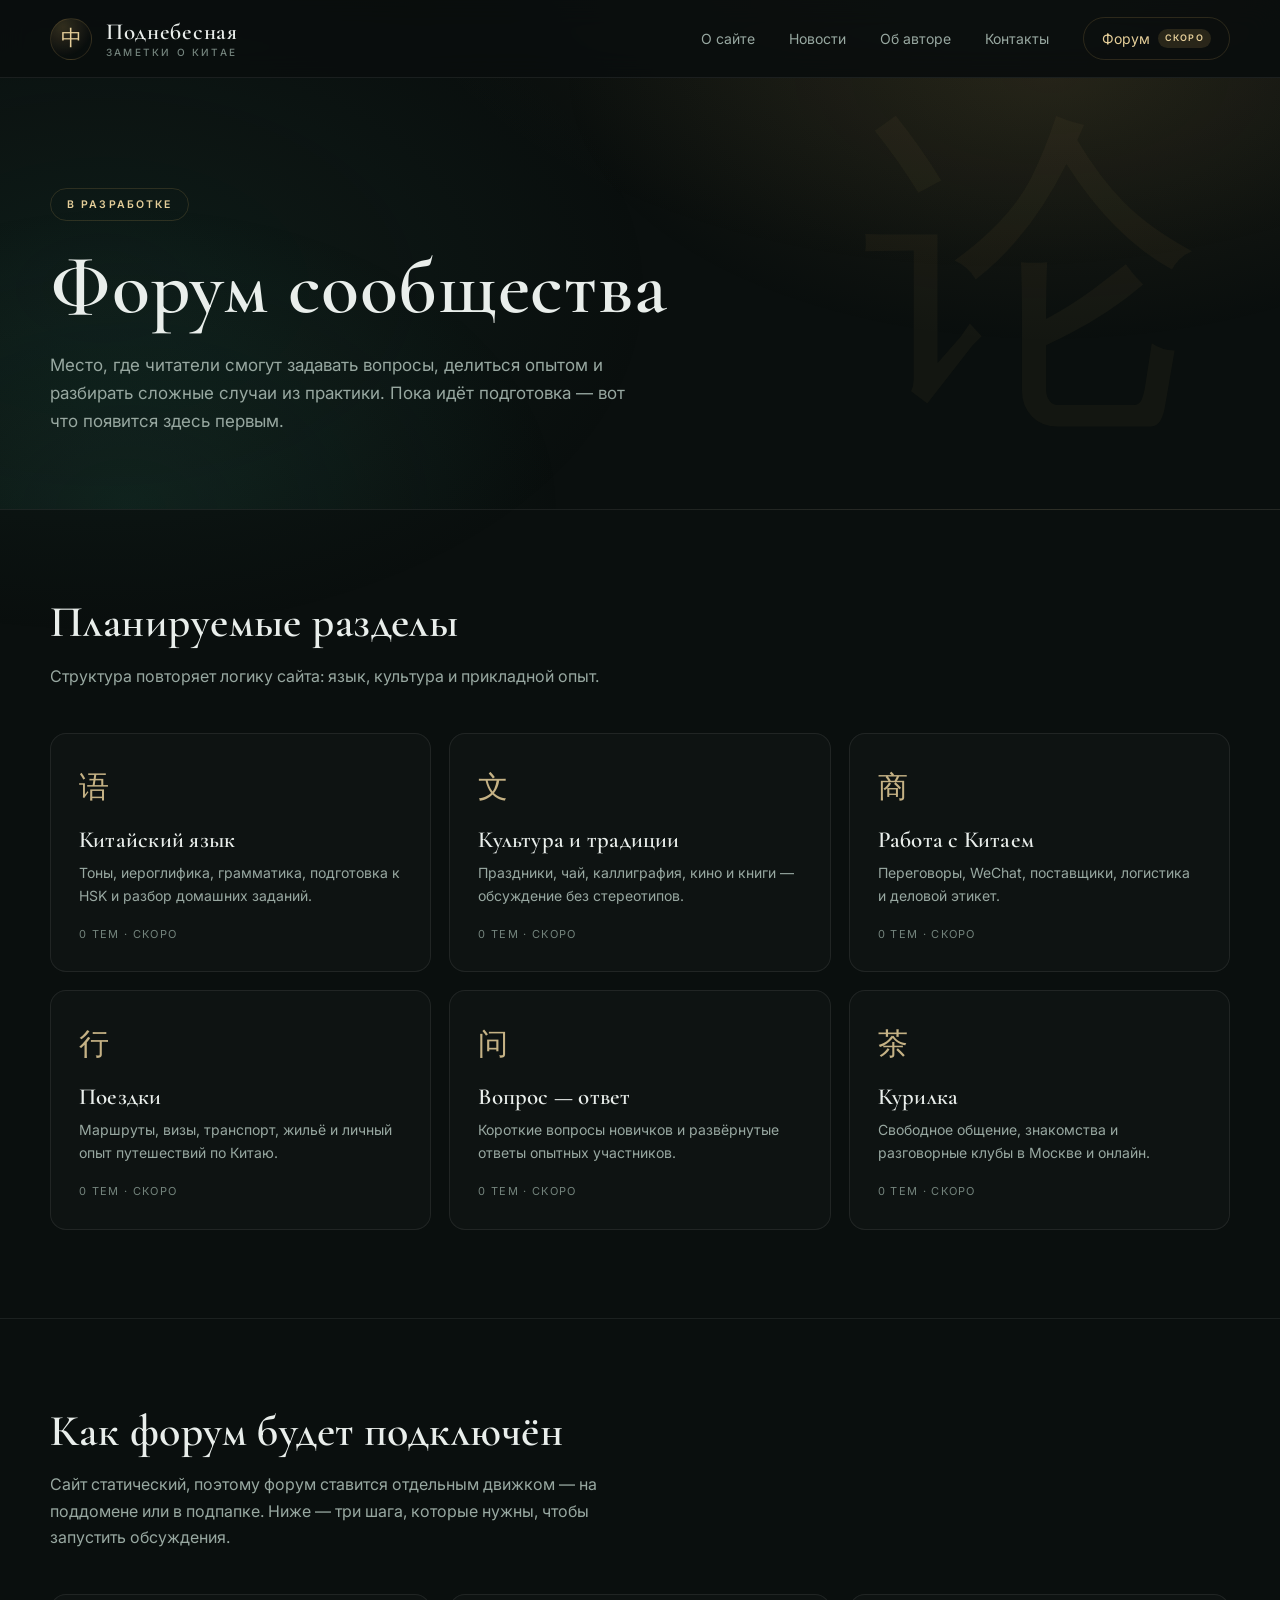
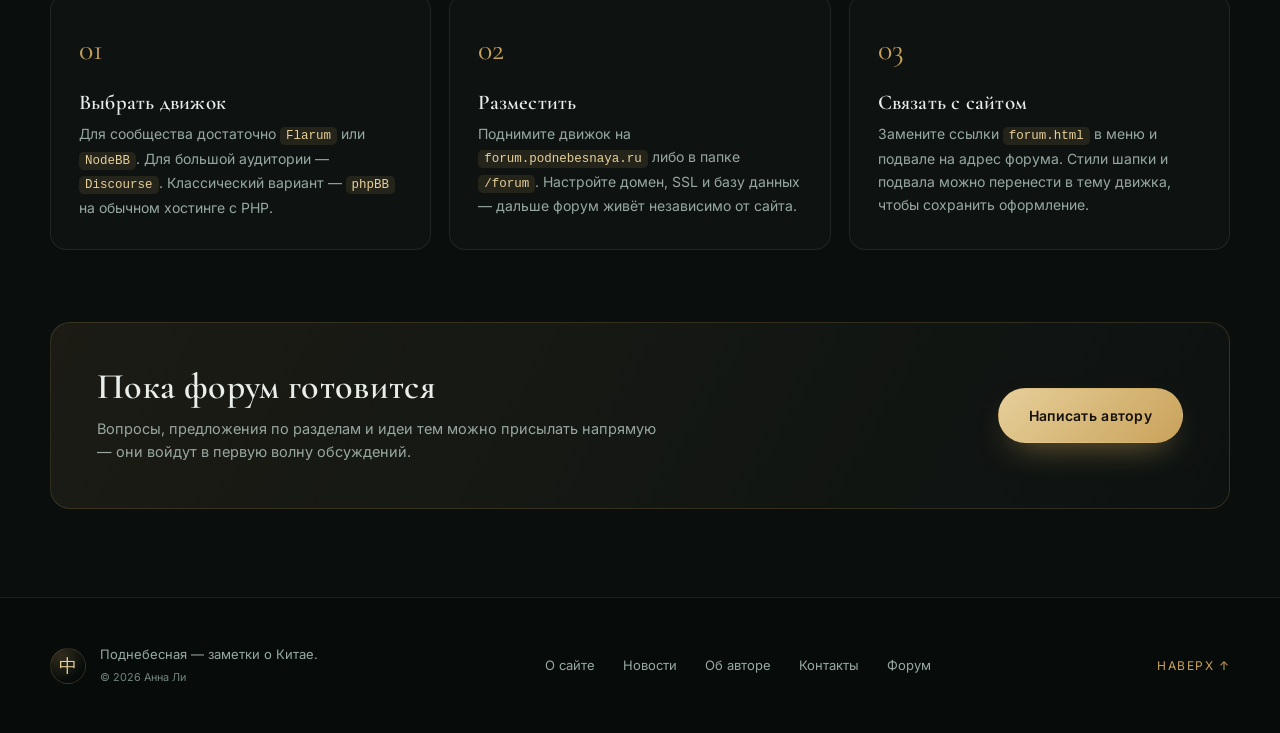
<file: forum.html>
<!DOCTYPE html>
<html lang="ru">
<head>
  <meta charset="UTF-8">
  <meta name="viewport" content="width=1280">
  <title>Форум — Поднебесная</title>
  <meta name="description" content="Будущий форум сайта «Поднебесная»: обсуждения языка, культуры и деловой практики Китая.">
  <link rel="preconnect" href="https://fonts.googleapis.com">
  <link rel="preconnect" href="https://fonts.gstatic.com" crossorigin>
  <link href="https://fonts.googleapis.com/css2?family=Cormorant+Garamond:wght@500;600;700&family=Inter:wght@400;500;600&display=swap" rel="stylesheet">
  <link rel="stylesheet" href="styles.css">
</head>
<body class="forum-page">
  <a class="skip-link" href="#main">Перейти к содержанию</a>

  <header class="site-header" id="top">
    <div class="wrap header-inner">
      <a class="brand" href="index.html">
        <span class="brand-mark" aria-hidden="true">中</span>
        <span class="brand-text">
          Поднебесная
          <small>заметки о Китае</small>
        </span>
      </a>

      <nav class="nav" aria-label="Основная навигация">
        <a href="index.html#about">О сайте</a>
        <a href="index.html#news">Новости</a>
        <a href="index.html#author">Об авторе</a>
        <a href="index.html#contacts">Контакты</a>
        <a class="nav-forum is-active" href="forum.html">Форум <span class="soon">скоро</span></a>
      </nav>
    </div>
  </header>

  <main id="main">
    <section class="forum-hero">
      <div class="wrap">
        <span class="forum-badge">В разработке</span>
        <h1>Форум сообщества</h1>
        <p>
          Место, где читатели смогут задавать вопросы, делиться опытом
          и разбирать сложные случаи из практики. Пока идёт подготовка —
          вот что появится здесь первым.
        </p>
      </div>
    </section>

    <section class="forum-section">
      <div class="wrap">
        <h2>Планируемые разделы</h2>
        <p class="section-lead">Структура повторяет логику сайта: язык, культура и прикладной опыт.</p>

        <div class="forum-grid">
          <article class="forum-topic reveal">
            <span class="forum-topic-glyph" aria-hidden="true">语</span>
            <h3>Китайский язык</h3>
            <p>Тоны, иероглифика, грамматика, подготовка к HSK и разбор домашних заданий.</p>
            <span class="topic-count">0 тем · скоро</span>
          </article>

          <article class="forum-topic reveal">
            <span class="forum-topic-glyph" aria-hidden="true">文</span>
            <h3>Культура и традиции</h3>
            <p>Праздники, чай, каллиграфия, кино и книги — обсуждение без стереотипов.</p>
            <span class="topic-count">0 тем · скоро</span>
          </article>

          <article class="forum-topic reveal">
            <span class="forum-topic-glyph" aria-hidden="true">商</span>
            <h3>Работа с Китаем</h3>
            <p>Переговоры, WeChat, поставщики, логистика и деловой этикет.</p>
            <span class="topic-count">0 тем · скоро</span>
          </article>

          <article class="forum-topic reveal">
            <span class="forum-topic-glyph" aria-hidden="true">行</span>
            <h3>Поездки</h3>
            <p>Маршруты, визы, транспорт, жильё и личный опыт путешествий по Китаю.</p>
            <span class="topic-count">0 тем · скоро</span>
          </article>

          <article class="forum-topic reveal">
            <span class="forum-topic-glyph" aria-hidden="true">问</span>
            <h3>Вопрос — ответ</h3>
            <p>Короткие вопросы новичков и развёрнутые ответы опытных участников.</p>
            <span class="topic-count">0 тем · скоро</span>
          </article>

          <article class="forum-topic reveal">
            <span class="forum-topic-glyph" aria-hidden="true">茶</span>
            <h3>Курилка</h3>
            <p>Свободное общение, знакомства и разговорные клубы в Москве и онлайн.</p>
            <span class="topic-count">0 тем · скоро</span>
          </article>
        </div>
      </div>
    </section>

    <section class="forum-section">
      <div class="wrap">
        <h2>Как форум будет подключён</h2>
        <p class="section-lead">
          Сайт статический, поэтому форум ставится отдельным движком —
          на поддомене или в подпапке. Ниже — три шага, которые нужны,
          чтобы запустить обсуждения.
        </p>

        <div class="forum-steps">
          <article class="forum-step reveal">
            <h3>Выбрать движок</h3>
            <p>
              Для сообщества достаточно <code>Flarum</code> или <code>NodeBB</code>.
              Для большой аудитории — <code>Discourse</code>. Классический вариант —
              <code>phpBB</code> на обычном хостинге с PHP.
            </p>
          </article>

          <article class="forum-step reveal">
            <h3>Разместить</h3>
            <p>
              Поднимите движок на <code>forum.podnebesnaya.ru</code> либо в папке
              <code>/forum</code>. Настройте домен, SSL и базу данных —
              дальше форум живёт независимо от сайта.
            </p>
          </article>

          <article class="forum-step reveal">
            <h3>Связать с сайтом</h3>
            <p>
              Замените ссылки <code>forum.html</code> в меню и подвале на адрес
              форума. Стили шапки и подвала можно перенести в тему движка,
              чтобы сохранить оформление.
            </p>
          </article>
        </div>

        <div class="forum-cta reveal">
          <div>
            <h2>Пока форум готовится</h2>
            <p>
              Вопросы, предложения по разделам и идеи тем можно присылать
              напрямую — они войдут в первую волну обсуждений.
            </p>
          </div>
          <a class="btn btn-primary" href="index.html#contacts">Написать автору</a>
        </div>
      </div>
    </section>
  </main>

  <footer class="site-footer">
    <div class="wrap footer-inner">
      <div class="footer-brand">
        <span class="brand-mark" aria-hidden="true">中</span>
        <p>Поднебесная — заметки о Китае.<br><small>© <span id="year">2026</span> Анна Ли</small></p>
      </div>

      <nav class="footer-nav" aria-label="Навигация в подвале">
        <a href="index.html#about">О сайте</a>
        <a href="index.html#news">Новости</a>
        <a href="index.html#author">Об авторе</a>
        <a href="index.html#contacts">Контакты</a>
        <a href="forum.html">Форум</a>
      </nav>

      <a class="footer-top" href="#top">Наверх ↑</a>
    </div>
  </footer>

  <button class="to-top" id="toTop" type="button" aria-label="Наверх">↑</button>

  <script src="main.js"></script>
</body>
</html>
</file>
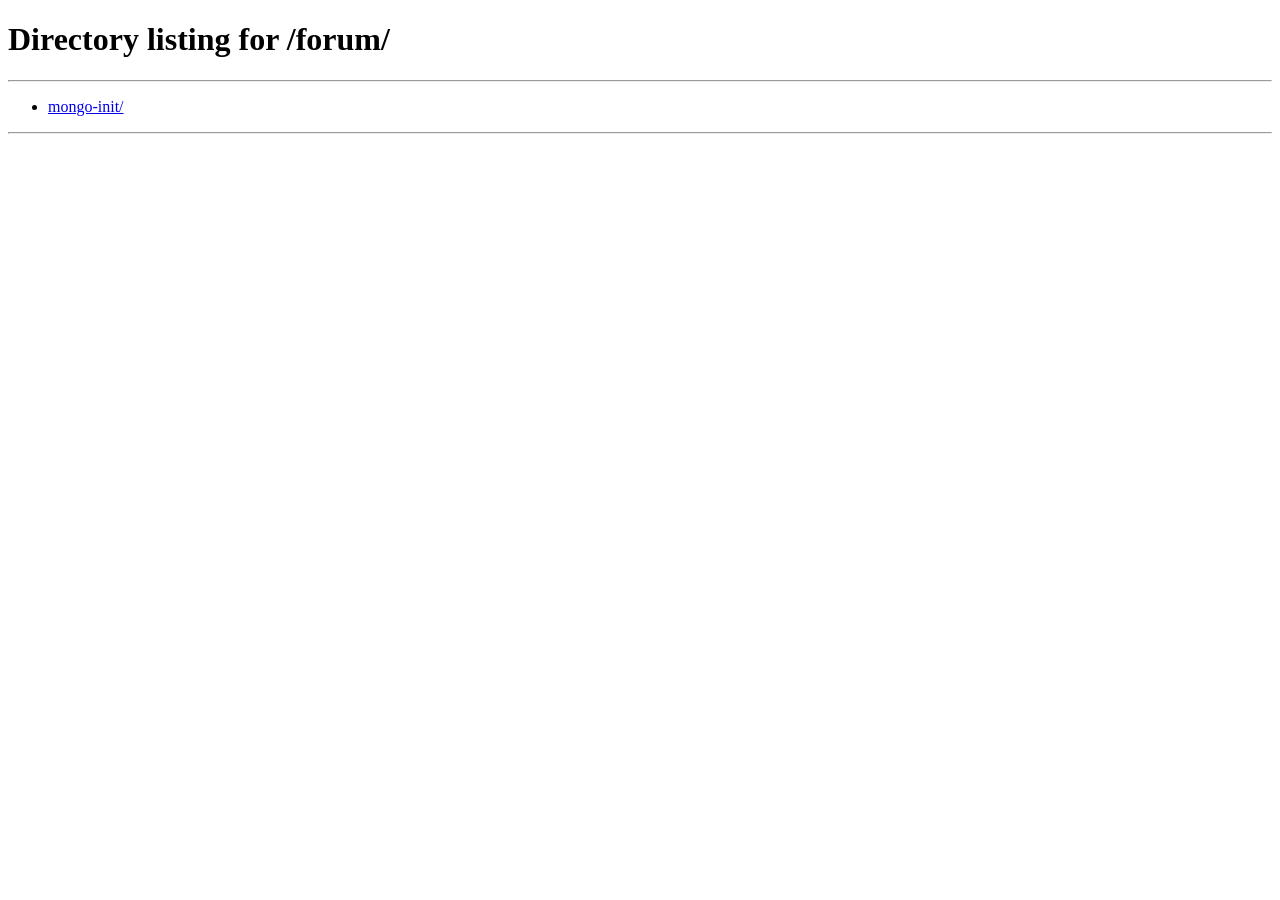
<file: public/forum.html>
<!DOCTYPE html>
<html lang="ru">
<head>
  <meta charset="UTF-8">
  <meta name="viewport" content="width=1280">
  <title>Форум — Поднебесная</title>
  <meta name="description" content="Форум сообщества «Поднебесная» на NodeBB: обсуждения языка, культуры и деловой практики Китая.">
  <meta name="robots" content="noindex">
  <meta http-equiv="refresh" content="0; url=/forum/">
  <link rel="canonical" href="/forum/">
  <link rel="stylesheet" href="css/styles.css">
</head>
<body class="forum-page">
  <main id="main">
    <section class="forum-hero">
      <div class="wrap">
        <span class="forum-badge">NodeBB</span>
        <h1>Переходим на форум</h1>
        <p>
          Форум сообщества работает на NodeBB. Если переход не начался
          автоматически, откройте <a href="/forum/">/forum/</a>.
        </p>
      </div>
    </section>
  </main>

  <script>
    window.location.replace("/forum/");
  </script>
</body>
</html>
</file>
<file: styles.css>
/* ============================================================
   Поднебесная — сайт-визитка
   Десктопная версия. Палитра: тёмный нефрит + золото.
   ============================================================ */

:root {
  --bg: #0a0f0e;
  --bg-soft: #0e1513;
  --surface: #111a17;
  --surface-2: #16211d;
  --line: rgba(201, 162, 90, 0.18);
  --line-soft: rgba(233, 238, 235, 0.08);
  --gold: #c9a25a;
  --gold-soft: #e6cf9a;
  --text: #e9eeeb;
  --muted: #98a8a1;
  --muted-2: #74847d;
  --serif: "Cormorant Garamond", "Times New Roman", Georgia, serif;
  --sans: "Inter", "Segoe UI", system-ui, -apple-system, Arial, sans-serif;
  --ease: cubic-bezier(0.22, 0.61, 0.36, 1);
}

* {
  box-sizing: border-box;
}

html {
  scroll-behavior: smooth;
  scroll-padding-top: 96px;
}

body {
  margin: 0;
  min-width: 1080px;
  background: var(--bg);
  color: var(--text);
  font-family: var(--sans);
  font-size: 16px;
  line-height: 1.65;
  -webkit-font-smoothing: antialiased;
  overflow-x: hidden;
}

body::before {
  content: "";
  position: fixed;
  inset: 0;
  pointer-events: none;
  z-index: 0;
  background:
    radial-gradient(900px 520px at 78% -10%, rgba(201, 162, 90, 0.09), transparent 70%),
    radial-gradient(760px 480px at 8% 32%, rgba(37, 94, 78, 0.16), transparent 72%);
}

img,
svg {
  display: block;
  max-width: 100%;
}

a {
  color: inherit;
  text-decoration: none;
}

h1, h2, h3 {
  margin: 0;
  font-family: var(--serif);
  font-weight: 600;
  line-height: 1.1;
  letter-spacing: 0.01em;
}

p {
  margin: 0;
}

ul {
  margin: 0;
  padding: 0;
  list-style: none;
}

::selection {
  background: rgba(201, 162, 90, 0.32);
  color: #fff;
}

.wrap {
  position: relative;
  z-index: 1;
  width: 1180px;
  margin: 0 auto;
}

.skip-link {
  position: fixed;
  top: -100px;
  left: 24px;
  z-index: 100;
  padding: 10px 18px;
  background: var(--gold);
  color: #101715;
  border-radius: 8px;
  font-weight: 600;
  transition: top 0.25s var(--ease);
}

.skip-link:focus {
  top: 16px;
}

/* ---------- кнопки ---------- */

.btn {
  display: inline-flex;
  align-items: center;
  justify-content: center;
  gap: 10px;
  padding: 15px 30px;
  border: 1px solid transparent;
  border-radius: 999px;
  font-family: var(--sans);
  font-size: 14px;
  font-weight: 600;
  letter-spacing: 0.02em;
  cursor: pointer;
  transition: transform 0.25s var(--ease), background-color 0.25s var(--ease),
    border-color 0.25s var(--ease), color 0.25s var(--ease), box-shadow 0.25s var(--ease);
}

.btn-primary {
  background: linear-gradient(135deg, var(--gold-soft), var(--gold));
  color: #14100a;
  box-shadow: 0 14px 34px -16px rgba(201, 162, 90, 0.75);
}

.btn-primary:hover {
  transform: translateY(-2px);
  box-shadow: 0 20px 42px -16px rgba(201, 162, 90, 0.85);
}

.btn-ghost {
  border-color: rgba(233, 238, 235, 0.22);
  color: var(--text);
  background: rgba(255, 255, 255, 0.02);
}

.btn-ghost:hover {
  border-color: var(--gold);
  color: var(--gold-soft);
  transform: translateY(-2px);
}

.btn-small {
  padding: 11px 22px;
  font-size: 13px;
}

/* ---------- анимация появления ---------- */

.reveal {
  opacity: 0;
  transform: translateY(26px);
  transition: opacity 0.75s var(--ease), transform 0.75s var(--ease);
}

.reveal.is-visible {
  opacity: 1;
  transform: none;
}

/* ============================================================
   ШАПКА
   ============================================================ */

.site-header {
  position: sticky;
  top: 0;
  z-index: 50;
  height: 78px;
  background: rgba(9, 14, 13, 0.78);
  border-bottom: 1px solid var(--line-soft);
  backdrop-filter: blur(14px);
}

.header-inner {
  display: flex;
  align-items: center;
  justify-content: space-between;
  height: 100%;
}

.brand {
  display: inline-flex;
  align-items: center;
  gap: 14px;
}

.brand-mark {
  display: grid;
  place-items: center;
  width: 42px;
  height: 42px;
  border: 1px solid var(--line);
  border-radius: 50%;
  background: radial-gradient(circle at 30% 20%, rgba(201, 162, 90, 0.22), transparent 70%);
  color: var(--gold-soft);
  font-family: "Microsoft YaHei", "SimSun", serif;
  font-size: 21px;
  line-height: 1;
}

.brand-text {
  font-family: var(--serif);
  font-size: 23px;
  font-weight: 600;
  letter-spacing: 0.03em;
  line-height: 1.05;
}

.brand-text small {
  display: block;
  margin-top: 3px;
  font-family: var(--sans);
  font-size: 10px;
  font-weight: 500;
  letter-spacing: 0.22em;
  text-transform: uppercase;
  color: var(--muted-2);
}

.nav {
  display: flex;
  align-items: center;
  gap: 34px;
  font-size: 14px;
}

.nav a {
  position: relative;
  color: var(--muted);
  transition: color 0.25s var(--ease);
}

.nav a::after {
  content: "";
  position: absolute;
  left: 0;
  bottom: -7px;
  width: 100%;
  height: 1px;
  background: var(--gold);
  transform: scaleX(0);
  transform-origin: left;
  transition: transform 0.3s var(--ease);
}

.nav a:hover,
.nav a.is-active {
  color: var(--text);
}

.nav a:hover::after,
.nav a.is-active::after {
  transform: scaleX(1);
}

.nav-forum {
  display: inline-flex;
  align-items: center;
  gap: 8px;
  padding: 9px 18px;
  border: 1px solid var(--line);
  border-radius: 999px;
  color: var(--gold-soft) !important;
  transition: background-color 0.25s var(--ease), border-color 0.25s var(--ease);
}

.nav-forum::after {
  display: none;
}

.nav-forum:hover {
  background: rgba(201, 162, 90, 0.1);
  border-color: rgba(201, 162, 90, 0.5);
}

.soon {
  padding: 2px 7px;
  border-radius: 999px;
  background: rgba(201, 162, 90, 0.16);
  font-size: 9px;
  font-weight: 600;
  letter-spacing: 0.14em;
  text-transform: uppercase;
  color: var(--gold-soft);
}

/* ============================================================
   БАННЕР
   ============================================================ */

.hero {
  position: relative;
  display: flex;
  align-items: center;
  min-height: 760px;
  padding: 92px 0 118px;
  overflow: hidden;
  border-bottom: 1px solid var(--line-soft);
}

.hero-media {
  position: absolute;
  inset: 0;
  z-index: 0;
}

.hero-art {
  width: 100%;
  height: 100%;
}

.hero::after {
  content: "";
  position: absolute;
  inset: 0;
  z-index: 0;
  background:
    linear-gradient(90deg, rgba(7, 12, 11, 0.92) 0%, rgba(7, 12, 11, 0.68) 42%, rgba(7, 12, 11, 0.12) 100%),
    linear-gradient(180deg, rgba(7, 12, 11, 0.4) 0%, transparent 34%, rgba(10, 15, 14, 0.9) 100%);
}

.hero-inner {
  z-index: 1;
}

.eyebrow {
  display: inline-flex;
  align-items: center;
  gap: 12px;
  font-size: 11px;
  font-weight: 600;
  letter-spacing: 0.34em;
  text-transform: uppercase;
  color: var(--gold);
}

.eyebrow::before {
  content: "";
  width: 44px;
  height: 1px;
  background: var(--gold);
  opacity: 0.7;
}

.hero h1 {
  max-width: 760px;
  margin: 26px 0 24px;
  font-size: 104px;
  line-height: 0.95;
  letter-spacing: -0.01em;
}

.hero h1 em {
  font-style: italic;
  font-weight: 500;
  color: var(--gold-soft);
}

.hero-lead {
  max-width: 540px;
  font-size: 17px;
  color: #c3d0ca;
}

.hero-actions {
  display: flex;
  gap: 16px;
  margin-top: 38px;
}

.hero-stats {
  display: flex;
  gap: 54px;
  margin-top: 62px;
  padding-top: 30px;
  border-top: 1px solid var(--line-soft);
  max-width: 640px;
}

.hero-stats b {
  display: block;
  font-family: var(--serif);
  font-size: 38px;
  font-weight: 600;
  line-height: 1;
  color: var(--gold-soft);
}

.hero-stats span {
  display: block;
  margin-top: 8px;
  max-width: 140px;
  font-size: 12px;
  letter-spacing: 0.04em;
  color: var(--muted-2);
}

.hero-scroll {
  position: absolute;
  left: 50%;
  bottom: 34px;
  z-index: 2;
  display: flex;
  flex-direction: column;
  align-items: center;
  gap: 12px;
  transform: translateX(-50%);
  font-size: 10px;
  letter-spacing: 0.26em;
  text-transform: uppercase;
  color: var(--muted-2);
}

.hero-scroll i {
  display: block;
  width: 1px;
  height: 52px;
  background: linear-gradient(180deg, var(--gold), transparent);
  animation: scrollLine 2.2s var(--ease) infinite;
}

@keyframes scrollLine {
  0% { transform: scaleY(0); transform-origin: top; opacity: 0; }
  35% { opacity: 1; }
  70% { transform: scaleY(1); transform-origin: top; opacity: 1; }
  100% { transform: scaleY(1); transform-origin: bottom; opacity: 0; }
}

/* ============================================================
   СЕКЦИИ: общее
   ============================================================ */

.section {
  position: relative;
  padding: 118px 0;
  border-bottom: 1px solid var(--line-soft);
}

.section-head {
  display: flex;
  align-items: flex-start;
  gap: 34px;
  margin-bottom: 58px;
}

.section-head--stack {
  flex-direction: row;
}

.section-num {
  flex: none;
  padding-top: 10px;
  font-family: var(--serif);
  font-size: 15px;
  font-weight: 600;
  letter-spacing: 0.2em;
  color: var(--gold);
}

.section-head h2 {
  font-size: 54px;
  letter-spacing: -0.005em;
}

.section-lead {
  max-width: 560px;
  margin-top: 16px;
  font-size: 16px;
  color: var(--muted);
}

/* ============================================================
   О САЙТЕ
   ============================================================ */

.about-grid {
  display: grid;
  grid-template-columns: repeat(3, 1fr);
  gap: 22px;
}

.about-card {
  position: relative;
  padding: 38px 32px 32px;
  border: 1px solid var(--line-soft);
  border-radius: 18px;
  background: linear-gradient(170deg, rgba(255, 255, 255, 0.045), rgba(255, 255, 255, 0.012));
  overflow: hidden;
  transition: border-color 0.35s var(--ease), transform 0.35s var(--ease),
    background-color 0.35s var(--ease);
}

.about-card::before {
  content: "";
  position: absolute;
  top: 0;
  left: 32px;
  width: 46px;
  height: 1px;
  background: var(--gold);
  opacity: 0.65;
  transition: width 0.4s var(--ease);
}

.about-card:hover {
  transform: translateY(-6px);
  border-color: var(--line);
  background: linear-gradient(170deg, rgba(201, 162, 90, 0.07), rgba(255, 255, 255, 0.015));
}

.about-card:hover::before {
  width: 92px;
}

.about-glyph {
  display: block;
  margin-bottom: 22px;
  font-family: "Microsoft YaHei", "SimSun", serif;
  font-size: 42px;
  line-height: 1;
  color: rgba(230, 207, 154, 0.85);
}

.about-card h3 {
  margin-bottom: 12px;
  font-size: 27px;
}

.about-card p {
  font-size: 14.5px;
  color: var(--muted);
}

.about-note {
  display: block;
  margin-top: 24px;
  padding-top: 18px;
  border-top: 1px solid var(--line-soft);
  font-size: 11px;
  letter-spacing: 0.14em;
  text-transform: uppercase;
  color: var(--muted-2);
}

/* ============================================================
   НОВОСТИ
   ============================================================ */

.section-news {
  background:
    radial-gradient(720px 420px at 88% 8%, rgba(201, 162, 90, 0.07), transparent 70%),
    var(--bg-soft);
}

.news-layout {
  display: grid;
  grid-template-columns: 340px 1fr;
  gap: 66px;
  align-items: start;
}

.news-aside {
  position: sticky;
  top: 112px;
}

.news-aside .section-head {
  margin-bottom: 24px;
}

.news-aside .section-head h2 {
  font-size: 46px;
}

.scroll-hint {
  display: flex;
  align-items: center;
  gap: 12px;
  margin: 30px 0 34px;
  font-size: 12px;
  letter-spacing: 0.05em;
  color: var(--muted-2);
}

.scroll-hint-icon {
  display: grid;
  place-items: center;
  width: 30px;
  height: 30px;
  flex: none;
  border: 1px solid var(--line);
  border-radius: 50%;
  color: var(--gold);
  font-size: 13px;
  animation: hintBounce 2s var(--ease) infinite;
}

@keyframes hintBounce {
  0%, 100% { transform: translateY(0); }
  50% { transform: translateY(4px); }
}

.news-feed {
  display: grid;
  gap: 16px;
  max-height: 640px;
  padding: 4px 20px 4px 4px;
  overflow-y: auto;
  overscroll-behavior: contain;
  scrollbar-width: thin;
  scrollbar-color: rgba(201, 162, 90, 0.55) transparent;
}

.news-feed:focus-visible {
  outline: 1px solid var(--line);
  outline-offset: 6px;
  border-radius: 18px;
}

.news-feed::-webkit-scrollbar {
  width: 7px;
}

.news-feed::-webkit-scrollbar-track {
  background: rgba(255, 255, 255, 0.03);
  border-radius: 99px;
}

.news-feed::-webkit-scrollbar-thumb {
  background: linear-gradient(180deg, var(--gold), rgba(201, 162, 90, 0.35));
  border-radius: 99px;
}

.news-card {
  position: relative;
  padding: 28px 30px;
  border: 1px solid var(--line-soft);
  border-radius: 16px;
  background: rgba(255, 255, 255, 0.02);
  transition: border-color 0.3s var(--ease), background-color 0.3s var(--ease),
    transform 0.3s var(--ease);
}

.news-card:hover {
  border-color: rgba(201, 162, 90, 0.32);
  background: rgba(201, 162, 90, 0.045);
  transform: translateX(4px);
}

.news-meta {
  display: flex;
  align-items: center;
  gap: 14px;
  margin-bottom: 12px;
  font-size: 11.5px;
  letter-spacing: 0.1em;
  text-transform: uppercase;
  color: var(--muted-2);
}

.tag {
  padding: 3px 10px;
  border: 1px solid var(--line);
  border-radius: 999px;
  color: var(--gold-soft);
  letter-spacing: 0.08em;
}

.news-card h3 {
  margin-bottom: 10px;
  font-size: 24px;
  line-height: 1.22;
}

.news-card p {
  font-size: 14.5px;
  color: var(--muted);
}

.news-empty {
  padding: 28px 30px;
  border: 1px dashed var(--line);
  border-radius: 16px;
  font-size: 14px;
  color: var(--muted-2);
}

/* ============================================================
   ОБ АВТОРЕ
   ============================================================ */

.author-layout {
  display: grid;
  grid-template-columns: 400px 1fr;
  gap: 72px;
  align-items: center;
}

.author-photo {
  position: relative;
  display: grid;
  place-items: center;
  aspect-ratio: 4 / 5;
  border: 1px solid var(--line);
  border-radius: 22px;
  overflow: hidden;
  background:
    radial-gradient(circle at 50% 30%, rgba(201, 162, 90, 0.16), transparent 62%),
    linear-gradient(160deg, #16221e, #0c1412);
  box-shadow: inset 0 0 0 1px rgba(255, 255, 255, 0.03);
}

/* Замените блок ниже на фото:
   background-image: url("img/author.jpg");
   background-size: cover;
   background-position: center; */

.author-photo::before,
.author-photo::after {
  content: "";
  position: absolute;
  border: 1px solid rgba(201, 162, 90, 0.14);
  border-radius: 50%;
}

.author-photo::before {
  width: 320px;
  height: 320px;
}

.author-photo::after {
  width: 220px;
  height: 220px;
}

.author-glyph {
  position: relative;
  z-index: 1;
  font-family: "Microsoft YaHei", "SimSun", serif;
  font-size: 132px;
  line-height: 1;
  color: rgba(230, 207, 154, 0.9);
  text-shadow: 0 18px 60px rgba(201, 162, 90, 0.35);
}

.author-photo-hint {
  position: absolute;
  bottom: 18px;
  left: 50%;
  z-index: 1;
  transform: translateX(-50%);
  padding: 5px 12px;
  border: 1px dashed rgba(233, 238, 235, 0.16);
  border-radius: 999px;
  font-size: 10px;
  letter-spacing: 0.16em;
  text-transform: uppercase;
  color: var(--muted-2);
  white-space: nowrap;
}

.author-body .section-head {
  margin-bottom: 26px;
}

.author-body h2 {
  font-size: 54px;
}

.author-lead {
  font-size: 18px;
  line-height: 1.7;
  color: #d3ded8;
}

.author-body > p + p {
  margin-top: 16px;
  font-size: 15px;
  color: var(--muted);
}

.author-facts {
  margin: 34px 0 28px;
  border-top: 1px solid var(--line-soft);
}

.author-facts li {
  display: flex;
  justify-content: space-between;
  gap: 24px;
  padding: 14px 0;
  border-bottom: 1px solid var(--line-soft);
  font-size: 14px;
}

.author-facts b {
  font-weight: 500;
  color: var(--muted-2);
  letter-spacing: 0.03em;
}

.author-facts span {
  color: var(--text);
  text-align: right;
}

.author-tags {
  display: flex;
  flex-wrap: wrap;
  gap: 10px;
}

.author-tags span {
  padding: 7px 15px;
  border: 1px solid var(--line-soft);
  border-radius: 999px;
  font-size: 12px;
  letter-spacing: 0.04em;
  color: var(--muted);
}

/* ============================================================
   КОНТАКТЫ
   ============================================================ */

.contacts-layout {
  display: grid;
  grid-template-columns: 1fr 460px;
  gap: 26px;
  align-items: start;
}

.contact-list {
  display: grid;
  grid-template-columns: repeat(2, 1fr);
  gap: 16px;
}

.contact-card {
  display: flex;
  flex-direction: column;
  justify-content: space-between;
  min-height: 128px;
  padding: 24px 26px;
  border: 1px solid var(--line-soft);
  border-radius: 16px;
  background: rgba(255, 255, 255, 0.02);
  transition: border-color 0.3s var(--ease), background-color 0.3s var(--ease);
}

.contact-card:hover {
  border-color: var(--line);
  background: rgba(201, 162, 90, 0.05);
}

.contact-label {
  font-size: 10.5px;
  letter-spacing: 0.2em;
  text-transform: uppercase;
  color: var(--muted-2);
}

.contact-card a,
.contact-value {
  margin-top: 18px;
  font-family: var(--serif);
  font-size: 24px;
  font-weight: 600;
  color: var(--gold-soft);
  word-break: break-word;
}

.contact-card a {
  transition: color 0.25s var(--ease);
}

.contact-card a:hover {
  color: #fff;
}

.contact-form {
  padding: 34px 32px 30px;
  border: 1px solid var(--line);
  border-radius: 18px;
  background: linear-gradient(175deg, rgba(201, 162, 90, 0.07), rgba(255, 255, 255, 0.015));
}

.contact-form h3 {
  margin-bottom: 24px;
  font-size: 26px;
}

.field {
  display: block;
  margin-bottom: 16px;
}

.field span {
  display: block;
  margin-bottom: 8px;
  font-size: 11px;
  letter-spacing: 0.14em;
  text-transform: uppercase;
  color: var(--muted-2);
}

.field input,
.field textarea {
  width: 100%;
  padding: 13px 15px;
  border: 1px solid rgba(233, 238, 235, 0.12);
  border-radius: 10px;
  background: rgba(7, 12, 11, 0.55);
  color: var(--text);
  font-family: var(--sans);
  font-size: 14px;
  resize: vertical;
  transition: border-color 0.25s var(--ease), box-shadow 0.25s var(--ease);
}

.field input::placeholder,
.field textarea::placeholder {
  color: #5f6f69;
}

.field input:focus,
.field textarea:focus {
  outline: none;
  border-color: rgba(201, 162, 90, 0.6);
  box-shadow: 0 0 0 3px rgba(201, 162, 90, 0.12);
}

.field input.is-invalid,
.field textarea.is-invalid {
  border-color: rgba(214, 92, 80, 0.7);
}

.contact-form .btn {
  width: 100%;
  margin-top: 6px;
}

.form-note {
  min-height: 20px;
  margin-top: 14px;
  font-size: 12.5px;
  color: var(--muted-2);
  text-align: center;
}

.form-note.is-error {
  color: #e28379;
}

.form-note.is-success {
  color: #9fd3b4;
}

/* ============================================================
   ПОДВАЛ
   ============================================================ */

.site-footer {
  padding: 46px 0;
  background: #070c0b;
}

.footer-inner {
  display: flex;
  align-items: center;
  justify-content: space-between;
  gap: 40px;
}

.footer-brand {
  display: flex;
  align-items: center;
  gap: 14px;
  font-size: 13px;
  color: var(--muted);
}

.footer-brand .brand-mark {
  width: 36px;
  height: 36px;
  font-size: 18px;
}

.footer-brand small {
  color: var(--muted-2);
}

.footer-nav {
  display: flex;
  gap: 28px;
  font-size: 13px;
}

.footer-nav a {
  color: var(--muted);
  transition: color 0.25s var(--ease);
}

.footer-nav a:hover {
  color: var(--gold-soft);
}

.footer-top {
  font-size: 12px;
  letter-spacing: 0.12em;
  text-transform: uppercase;
  color: var(--gold);
}

/* ---------- кнопка наверх ---------- */

.to-top {
  position: fixed;
  right: 30px;
  bottom: 30px;
  z-index: 60;
  display: grid;
  place-items: center;
  width: 48px;
  height: 48px;
  border: 1px solid var(--line);
  border-radius: 50%;
  background: rgba(14, 21, 19, 0.9);
  color: var(--gold-soft);
  font-size: 18px;
  cursor: pointer;
  opacity: 0;
  visibility: hidden;
  transform: translateY(12px);
  transition: opacity 0.3s var(--ease), transform 0.3s var(--ease),
    visibility 0.3s, background-color 0.3s var(--ease);
  backdrop-filter: blur(8px);
}

.to-top:hover {
  background: rgba(201, 162, 90, 0.16);
}

.to-top.is-visible {
  opacity: 1;
  visibility: visible;
  transform: none;
}

/* ============================================================
   СТРАНИЦА ФОРУМА
   ============================================================ */

.forum-page .site-header {
  position: sticky;
}

.forum-hero {
  position: relative;
  padding: 110px 0 74px;
  border-bottom: 1px solid var(--line-soft);
  background:
    radial-gradient(700px 380px at 82% 0%, rgba(201, 162, 90, 0.1), transparent 70%),
    radial-gradient(600px 420px at 10% 100%, rgba(37, 94, 78, 0.2), transparent 72%);
  overflow: hidden;
}

.forum-hero::after {
  content: "论";
  position: absolute;
  right: 6%;
  top: 46%;
  transform: translateY(-50%);
  font-family: "Microsoft YaHei", "SimSun", serif;
  font-size: 340px;
  line-height: 1;
  color: rgba(201, 162, 90, 0.05);
  pointer-events: none;
}

.forum-badge {
  display: inline-flex;
  align-items: center;
  gap: 10px;
  padding: 7px 16px;
  border: 1px solid var(--line);
  border-radius: 999px;
  font-size: 10.5px;
  font-weight: 600;
  letter-spacing: 0.2em;
  text-transform: uppercase;
  color: var(--gold-soft);
}

.forum-hero h1 {
  max-width: 720px;
  margin: 24px 0 20px;
  font-size: 78px;
}

.forum-hero p {
  max-width: 580px;
  font-size: 17px;
  color: var(--muted);
}

.forum-section {
  padding: 88px 0;
  border-bottom: 1px solid var(--line-soft);
}

.forum-section h2 {
  margin-bottom: 14px;
  font-size: 44px;
}

.forum-section .section-lead {
  margin-bottom: 44px;
}

.forum-grid {
  display: grid;
  grid-template-columns: repeat(3, 1fr);
  gap: 18px;
}

.forum-topic {
  padding: 28px 28px 26px;
  border: 1px solid var(--line-soft);
  border-radius: 16px;
  background: rgba(255, 255, 255, 0.02);
  transition: border-color 0.3s var(--ease), background-color 0.3s var(--ease);
}

.forum-topic:hover {
  border-color: var(--line);
  background: rgba(201, 162, 90, 0.045);
}

.forum-topic-glyph {
  display: block;
  margin-bottom: 16px;
  font-family: "Microsoft YaHei", "SimSun", serif;
  font-size: 30px;
  color: rgba(230, 207, 154, 0.85);
}

.forum-topic h3 {
  margin-bottom: 8px;
  font-size: 23px;
}

.forum-topic p {
  font-size: 14px;
  color: var(--muted);
}

.forum-topic .topic-count {
  display: inline-block;
  margin-top: 18px;
  font-size: 11px;
  letter-spacing: 0.12em;
  text-transform: uppercase;
  color: var(--muted-2);
}

.forum-steps {
  display: grid;
  grid-template-columns: repeat(3, 1fr);
  gap: 18px;
  counter-reset: step;
}

.forum-step {
  position: relative;
  padding: 30px 28px;
  border: 1px solid var(--line-soft);
  border-radius: 16px;
  background: rgba(255, 255, 255, 0.02);
}

.forum-step::before {
  counter-increment: step;
  content: "0" counter(step);
  display: block;
  margin-bottom: 16px;
  font-family: var(--serif);
  font-size: 30px;
  color: var(--gold);
}

.forum-step h3 {
  margin-bottom: 8px;
  font-size: 21px;
}

.forum-step p {
  font-size: 14px;
  color: var(--muted);
}

.forum-step code {
  padding: 2px 6px;
  border-radius: 5px;
  background: rgba(201, 162, 90, 0.12);
  font-family: "Consolas", "Courier New", monospace;
  font-size: 12.5px;
  color: var(--gold-soft);
}

.forum-cta {
  display: flex;
  align-items: center;
  justify-content: space-between;
  gap: 40px;
  margin: 72px 0 0;
  padding: 44px 46px;
  border: 1px solid var(--line);
  border-radius: 20px;
  background: linear-gradient(120deg, rgba(201, 162, 90, 0.09), rgba(255, 255, 255, 0.015));
}

.forum-cta h2 {
  margin-bottom: 10px;
  font-size: 36px;
}

.forum-cta p {
  max-width: 560px;
  font-size: 14.5px;
  color: var(--muted);
}

.forum-cta .btn {
  flex: none;
}

/* ============================================================
   ДОСТУПНОСТЬ / ПЕЧАТЬ
   ============================================================ */

:focus-visible {
  outline: 2px solid rgba(201, 162, 90, 0.7);
  outline-offset: 3px;
}

@media (prefers-reduced-motion: reduce) {
  html {
    scroll-behavior: auto;
  }

  *,
  *::before,
  *::after {
    animation-duration: 0.001ms !important;
    animation-iteration-count: 1 !important;
    transition-duration: 0.001ms !important;
  }

  .reveal {
    opacity: 1;
    transform: none;
  }
}

@media print {
  .site-header,
  .to-top,
  .hero-scroll,
  .contact-form {
    display: none;
  }

  body {
    background: #fff;
    color: #111;
    min-width: 0;
  }
}
</file>
<file: public/css/styles.css>
/* ============================================================
   Поднебесная — сайт-визитка
   Десктопная версия. Палитра в стиле форума NodeBB:
   белый фон, тёмно-серый текст, синий акцент и цветные метки.
   ============================================================ */

:root {
  --bg: #ffffff;
  --bg-soft: #f8f9fa;
  --surface: #ffffff;
  --surface-2: #f1f3f5;
  --line: #e9ecef;
  --line-soft: #edf0f2;
  --line-strong: #ced4da;
  --primary: #0d6efd;
  --primary-hover: #0b5ed7;
  --primary-soft: #e7f1ff;
  --primary-border: #cfe2ff;
  --link: #0951be;
  --text: #343a40;
  --muted: #6c757d;
  --muted-2: #868e96;
  --orange: #fda34b;
  --blue: #59b3d0;
  --red: #e95c5a;
  --green: #86ba4b;
  --success: #198754;
  --danger: #dc3545;
  --sans: "Inter", "Segoe UI", system-ui, -apple-system, Arial, sans-serif;
  --serif: "Inter", "Segoe UI", system-ui, -apple-system, Arial, sans-serif;
  --ease: cubic-bezier(0.22, 0.61, 0.36, 1);
}

* {
  box-sizing: border-box;
}

html {
  scroll-behavior: smooth;
  scroll-padding-top: 96px;
}

body {
  margin: 0;
  min-width: 1080px;
  background: var(--bg);
  color: var(--text);
  font-family: var(--sans);
  font-size: 16px;
  line-height: 1.65;
  -webkit-font-smoothing: antialiased;
  overflow-x: hidden;
}

body::before {
  content: "";
  position: fixed;
  inset: 0;
  pointer-events: none;
  z-index: 0;
  background:
    radial-gradient(900px 520px at 82% -10%, rgba(13, 110, 253, 0.05), transparent 70%),
    radial-gradient(760px 480px at 6% 30%, rgba(89, 179, 208, 0.07), transparent 72%);
}

img,
svg {
  display: block;
  max-width: 100%;
}

a {
  color: inherit;
  text-decoration: none;
}

h1, h2, h3 {
  margin: 0;
  font-family: var(--serif);
  font-weight: 700;
  line-height: 1.15;
  letter-spacing: -0.015em;
  color: var(--text);
}

p {
  margin: 0;
}

ul {
  margin: 0;
  padding: 0;
  list-style: none;
}

::selection {
  background: rgba(13, 110, 253, 0.2);
  color: var(--text);
}

.wrap {
  position: relative;
  z-index: 1;
  width: 1180px;
  margin: 0 auto;
}

.skip-link {
  position: fixed;
  top: -100px;
  left: 24px;
  z-index: 100;
  padding: 10px 18px;
  background: var(--primary);
  color: #fff;
  border-radius: 6px;
  font-weight: 600;
  transition: top 0.25s var(--ease);
}

.skip-link:focus {
  top: 16px;
}

/* ---------- кнопки ---------- */

.btn {
  display: inline-flex;
  align-items: center;
  justify-content: center;
  gap: 10px;
  padding: 13px 26px;
  border: 1px solid transparent;
  border-radius: 8px;
  font-family: var(--sans);
  font-size: 14px;
  font-weight: 600;
  letter-spacing: 0;
  cursor: pointer;
  transition: background-color 0.2s var(--ease), border-color 0.2s var(--ease),
    color 0.2s var(--ease), box-shadow 0.2s var(--ease);
}

.btn-primary {
  background: var(--primary);
  color: #fff;
  box-shadow: none;
}

.btn-primary:hover {
  background: var(--primary-hover);
}

.btn-primary:disabled {
  background: #6ea8fe;
  cursor: not-allowed;
}

.btn-ghost {
  border-color: var(--line-strong);
  color: var(--text);
  background: var(--surface);
}

.btn-ghost:hover {
  border-color: var(--primary);
  color: var(--link);
  background: var(--bg-soft);
}

.btn-small {
  padding: 9px 18px;
  font-size: 13px;
}

/* ---------- анимация появления ---------- */

.reveal {
  opacity: 0;
  transform: translateY(18px);
  transition: opacity 0.6s var(--ease), transform 0.6s var(--ease);
}

.reveal.is-visible {
  opacity: 1;
  transform: none;
}

/* ============================================================
   ШАПКА
   ============================================================ */

.site-header {
  position: sticky;
  top: 0;
  z-index: 50;
  height: 78px;
  background: rgba(255, 255, 255, 0.96);
  border-bottom: 1px solid var(--line);
  backdrop-filter: blur(8px);
}

.header-inner {
  display: flex;
  align-items: center;
  justify-content: space-between;
  height: 100%;
}

.brand {
  display: inline-flex;
  align-items: center;
  gap: 14px;
}

.brand-mark {
  display: grid;
  place-items: center;
  width: 42px;
  height: 42px;
  border: none;
  border-radius: 8px;
  background: var(--blue);
  color: #fff;
  font-family: "Microsoft YaHei", "SimSun", serif;
  font-size: 21px;
  line-height: 1;
}

.brand-text {
  font-family: var(--serif);
  font-size: 22px;
  font-weight: 700;
  letter-spacing: -0.01em;
  line-height: 1.05;
  color: var(--text);
}

.brand-text small {
  display: block;
  margin-top: 3px;
  font-family: var(--sans);
  font-size: 10px;
  font-weight: 500;
  letter-spacing: 0.18em;
  text-transform: uppercase;
  color: var(--muted-2);
}

.nav {
  display: flex;
  align-items: center;
  gap: 30px;
  font-size: 14px;
}

.nav a {
  position: relative;
  color: var(--muted);
  transition: color 0.2s var(--ease);
}

.nav a::after {
  content: "";
  position: absolute;
  left: 0;
  bottom: -7px;
  width: 100%;
  height: 2px;
  border-radius: 2px;
  background: var(--primary);
  transform: scaleX(0);
  transform-origin: left;
  transition: transform 0.25s var(--ease);
}

.nav a:hover,
.nav a.is-active {
  color: var(--link);
}

.nav a:hover::after,
.nav a.is-active::after {
  transform: scaleX(1);
}

.nav-forum {
  display: inline-flex;
  align-items: center;
  gap: 8px;
  padding: 8px 16px;
  border: 1px solid var(--line-strong);
  border-radius: 6px;
  background: var(--surface);
  color: var(--link) !important;
  transition: background-color 0.2s var(--ease), border-color 0.2s var(--ease);
}

.nav-forum::after {
  display: none;
}

.nav-forum:hover {
  background: var(--primary-soft);
  border-color: var(--primary);
}

.soon {
  padding: 2px 7px;
  border-radius: 4px;
  background: var(--primary-soft);
  font-size: 9px;
  font-weight: 600;
  letter-spacing: 0.12em;
  text-transform: uppercase;
  color: var(--link);
}

/* ============================================================
   БАННЕР
   ============================================================ */

.hero {
  position: relative;
  display: flex;
  align-items: center;
  min-height: 720px;
  padding: 92px 0 112px;
  overflow: hidden;
  border-bottom: 1px solid var(--line);
  background: var(--bg-soft);
}

.hero-media {
  position: absolute;
  inset: 0;
  z-index: 0;
}

.hero-art {
  width: 100%;
  height: 100%;
}

.hero::after {
  content: "";
  position: absolute;
  inset: 0;
  z-index: 0;
  background:
    linear-gradient(90deg, rgba(255, 255, 255, 0.96) 0%, rgba(255, 255, 255, 0.82) 42%, rgba(255, 255, 255, 0.2) 100%),
    linear-gradient(180deg, rgba(255, 255, 255, 0.18) 0%, transparent 38%, #ffffff 100%);
}

.hero-inner {
  z-index: 1;
}

.eyebrow {
  display: inline-flex;
  align-items: center;
  gap: 12px;
  font-size: 11px;
  font-weight: 600;
  letter-spacing: 0.24em;
  text-transform: uppercase;
  color: var(--link);
}

.eyebrow::before {
  content: "";
  width: 36px;
  height: 2px;
  border-radius: 2px;
  background: var(--primary);
}

.hero h1 {
  max-width: 760px;
  margin: 24px 0 22px;
  font-size: 88px;
  line-height: 1;
  letter-spacing: -0.035em;
}

.hero h1 em {
  font-style: normal;
  font-weight: 700;
  color: var(--primary);
}

.hero-lead {
  max-width: 540px;
  font-size: 17px;
  color: #495057;
}

.hero-actions {
  display: flex;
  gap: 14px;
  margin-top: 34px;
}

.hero-stats {
  display: flex;
  gap: 54px;
  margin-top: 58px;
  padding-top: 28px;
  border-top: 1px solid var(--line);
  max-width: 640px;
}

.hero-stats b {
  display: block;
  font-family: var(--serif);
  font-size: 36px;
  font-weight: 700;
  line-height: 1;
  color: var(--link);
}

.hero-stats li:nth-child(1) b {
  color: var(--orange);
}

.hero-stats li:nth-child(2) b {
  color: var(--blue);
}

.hero-stats li:nth-child(3) b {
  color: var(--green);
}

.hero-stats span {
  display: block;
  margin-top: 8px;
  max-width: 150px;
  font-size: 12px;
  letter-spacing: 0.02em;
  color: var(--muted);
}

.hero-scroll {
  position: absolute;
  left: 50%;
  bottom: 30px;
  z-index: 2;
  display: flex;
  flex-direction: column;
  align-items: center;
  gap: 12px;
  transform: translateX(-50%);
  font-size: 10px;
  letter-spacing: 0.22em;
  text-transform: uppercase;
  color: var(--muted-2);
}

.hero-scroll i {
  display: block;
  width: 2px;
  height: 48px;
  border-radius: 2px;
  background: linear-gradient(180deg, var(--primary), transparent);
  animation: scrollLine 2.2s var(--ease) infinite;
}

@keyframes scrollLine {
  0% { transform: scaleY(0); transform-origin: top; opacity: 0; }
  35% { opacity: 1; }
  70% { transform: scaleY(1); transform-origin: top; opacity: 1; }
  100% { transform: scaleY(1); transform-origin: bottom; opacity: 0; }
}

/* ============================================================
   СЕКЦИИ: общее
   ============================================================ */

.section {
  position: relative;
  padding: 104px 0;
  border-bottom: 1px solid var(--line);
}

.section-head {
  display: flex;
  align-items: flex-start;
  gap: 30px;
  margin-bottom: 48px;
}

.section-head--stack {
  flex-direction: row;
}

.section-num {
  flex: none;
  padding-top: 8px;
  font-family: var(--serif);
  font-size: 14px;
  font-weight: 600;
  letter-spacing: 0.14em;
  color: var(--primary);
}

.section-head h2 {
  font-size: 48px;
  letter-spacing: -0.03em;
}

.section-lead {
  max-width: 560px;
  margin-top: 14px;
  font-size: 16px;
  color: var(--muted);
}

/* ============================================================
   О САЙТЕ
   ============================================================ */

.about-grid {
  display: grid;
  grid-template-columns: repeat(3, 1fr);
  gap: 20px;
}

.about-card {
  position: relative;
  padding: 32px 28px 28px;
  border: 1px solid var(--line);
  border-radius: 12px;
  background: var(--surface);
  overflow: hidden;
  transition: border-color 0.25s var(--ease), box-shadow 0.25s var(--ease),
    transform 0.25s var(--ease);
}

.about-card::before {
  content: "";
  position: absolute;
  top: 0;
  left: 28px;
  width: 44px;
  height: 3px;
  border-radius: 0 0 3px 3px;
  background: var(--primary);
  transition: width 0.3s var(--ease);
}

.about-card:nth-child(1)::before {
  background: var(--orange);
}

.about-card:nth-child(2)::before {
  background: var(--blue);
}

.about-card:nth-child(3)::before {
  background: var(--green);
}

.about-card:hover {
  transform: translateY(-3px);
  border-color: var(--line-strong);
  box-shadow: 0 6px 18px rgba(52, 58, 64, 0.08);
}

.about-card:hover::before {
  width: 84px;
}

.about-glyph {
  display: block;
  margin-bottom: 18px;
  font-family: "Microsoft YaHei", "SimSun", serif;
  font-size: 38px;
  line-height: 1;
  color: var(--primary);
}

.about-card:nth-child(1) .about-glyph {
  color: var(--orange);
}

.about-card:nth-child(2) .about-glyph {
  color: var(--blue);
}

.about-card:nth-child(3) .about-glyph {
  color: var(--green);
}

.about-card h3 {
  margin-bottom: 10px;
  font-size: 24px;
}

.about-card p {
  font-size: 14.5px;
  color: var(--muted);
}

.about-note {
  display: block;
  margin-top: 22px;
  padding-top: 16px;
  border-top: 1px solid var(--line);
  font-size: 11px;
  letter-spacing: 0.1em;
  text-transform: uppercase;
  color: var(--muted-2);
}

/* ============================================================
   НОВОСТИ
   ============================================================ */

.section-news {
  background: var(--bg-soft);
}

.news-layout {
  display: grid;
  grid-template-columns: 340px 1fr;
  gap: 56px;
  align-items: start;
}

.news-aside {
  position: sticky;
  top: 112px;
}

.news-aside .section-head {
  margin-bottom: 22px;
}

.news-aside .section-head h2 {
  font-size: 42px;
}

.scroll-hint {
  display: flex;
  align-items: center;
  gap: 12px;
  margin: 26px 0 30px;
  font-size: 12px;
  letter-spacing: 0.02em;
  color: var(--muted);
}

.scroll-hint-icon {
  display: grid;
  place-items: center;
  width: 30px;
  height: 30px;
  flex: none;
  border: 1px solid var(--line-strong);
  border-radius: 6px;
  background: var(--surface);
  color: var(--link);
  font-size: 13px;
  animation: hintBounce 2s var(--ease) infinite;
}

@keyframes hintBounce {
  0%, 100% { transform: translateY(0); }
  50% { transform: translateY(4px); }
}

.news-feed {
  display: grid;
  gap: 14px;
  max-height: 640px;
  padding: 4px 18px 4px 4px;
  overflow-y: auto;
  overscroll-behavior: contain;
  scrollbar-width: thin;
  scrollbar-color: var(--line-strong) transparent;
}

.news-feed:focus-visible {
  outline: 2px solid var(--primary);
  outline-offset: 4px;
  border-radius: 12px;
}

.news-feed::-webkit-scrollbar {
  width: 8px;
}

.news-feed::-webkit-scrollbar-track {
  background: var(--line-soft);
  border-radius: 99px;
}

.news-feed::-webkit-scrollbar-thumb {
  background: var(--line-strong);
  border-radius: 99px;
}

.news-feed::-webkit-scrollbar-thumb:hover {
  background: var(--muted-2);
}

.news-card {
  position: relative;
  padding: 24px 26px;
  border: 1px solid var(--line);
  border-radius: 10px;
  background: var(--surface);
  transition: border-color 0.2s var(--ease), box-shadow 0.2s var(--ease);
}

.news-card:hover {
  border-color: var(--primary);
  box-shadow: 0 4px 14px rgba(13, 110, 253, 0.08);
}

.news-meta {
  display: flex;
  align-items: center;
  gap: 12px;
  margin-bottom: 10px;
  font-size: 11.5px;
  letter-spacing: 0.06em;
  text-transform: uppercase;
  color: var(--muted-2);
}

.tag {
  padding: 3px 9px;
  border: 1px solid var(--primary-border);
  border-radius: 4px;
  background: var(--primary-soft);
  color: var(--link);
  letter-spacing: 0.04em;
}

.news-card h3 {
  margin-bottom: 8px;
  font-size: 21px;
  line-height: 1.3;
}

.news-card p {
  font-size: 14.5px;
  color: var(--muted);
}

.news-empty {
  padding: 24px 26px;
  border: 1px dashed var(--line-strong);
  border-radius: 10px;
  background: var(--surface);
  font-size: 14px;
  color: var(--muted);
}

/* ============================================================
   ОБ АВТОРЕ
   ============================================================ */

.author-layout {
  display: grid;
  grid-template-columns: 400px 1fr;
  gap: 64px;
  align-items: center;
}

.author-photo {
  position: relative;
  display: grid;
  place-items: center;
  aspect-ratio: 4 / 5;
  border: 1px solid var(--line);
  border-radius: 14px;
  overflow: hidden;
  background:
    radial-gradient(circle at 50% 30%, rgba(89, 179, 208, 0.18), transparent 62%),
    linear-gradient(160deg, #f1f8fc, #f8f9fa);
}

/* Замените блок ниже на фото:
   background-image: url("img/author.jpg");
   background-size: cover;
   background-position: center; */

.author-photo::before,
.author-photo::after {
  content: "";
  position: absolute;
  border: 1px solid rgba(13, 110, 253, 0.12);
  border-radius: 50%;
}

.author-photo::before {
  width: 320px;
  height: 320px;
}

.author-photo::after {
  width: 220px;
  height: 220px;
}

.author-glyph {
  position: relative;
  z-index: 1;
  font-family: "Microsoft YaHei", "SimSun", serif;
  font-size: 124px;
  line-height: 1;
  color: var(--blue);
}

.author-photo-hint {
  position: absolute;
  bottom: 18px;
  left: 50%;
  z-index: 1;
  transform: translateX(-50%);
  padding: 5px 12px;
  border: 1px dashed var(--line-strong);
  border-radius: 4px;
  background: rgba(255, 255, 255, 0.8);
  font-size: 10px;
  letter-spacing: 0.12em;
  text-transform: uppercase;
  color: var(--muted-2);
  white-space: nowrap;
}

.author-body .section-head {
  margin-bottom: 22px;
}

.author-body h2 {
  font-size: 48px;
}

.author-lead {
  font-size: 18px;
  line-height: 1.7;
  color: #495057;
}

.author-body > p + p {
  margin-top: 14px;
  font-size: 15px;
  color: var(--muted);
}

.author-facts {
  margin: 30px 0 26px;
  border-top: 1px solid var(--line);
}

.author-facts li {
  display: flex;
  justify-content: space-between;
  gap: 24px;
  padding: 13px 0;
  border-bottom: 1px solid var(--line);
  font-size: 14px;
}

.author-facts b {
  font-weight: 500;
  color: var(--muted-2);
  letter-spacing: 0.02em;
}

.author-facts span {
  color: var(--text);
  text-align: right;
}

.author-tags {
  display: flex;
  flex-wrap: wrap;
  gap: 8px;
}

.author-tags span {
  padding: 6px 14px;
  border: 1px solid var(--line-strong);
  border-radius: 4px;
  background: var(--surface);
  font-size: 12px;
  letter-spacing: 0.02em;
  color: var(--muted);
}

/* ============================================================
   КОНТАКТЫ
   ============================================================ */

.contacts-layout {
  display: grid;
  grid-template-columns: 1fr 460px;
  gap: 24px;
  align-items: start;
}

.contact-list {
  display: grid;
  grid-template-columns: repeat(2, 1fr);
  gap: 14px;
}

.contact-card {
  display: flex;
  flex-direction: column;
  justify-content: space-between;
  min-height: 122px;
  padding: 22px 24px;
  border: 1px solid var(--line);
  border-radius: 10px;
  background: var(--surface);
  transition: border-color 0.2s var(--ease), background-color 0.2s var(--ease);
}

.contact-card:hover {
  border-color: var(--primary);
  background: var(--bg-soft);
}

.contact-label {
  font-size: 10.5px;
  letter-spacing: 0.16em;
  text-transform: uppercase;
  color: var(--muted-2);
}

.contact-card a,
.contact-value {
  margin-top: 16px;
  font-family: var(--serif);
  font-size: 22px;
  font-weight: 600;
  color: var(--link);
  word-break: break-word;
}

.contact-card a {
  transition: color 0.2s var(--ease);
}

.contact-card a:hover {
  color: var(--primary);
  text-decoration: underline;
}

.contact-form {
  padding: 30px 28px 26px;
  border: 1px solid var(--line);
  border-radius: 12px;
  background: var(--surface);
}

.contact-form h3 {
  margin-bottom: 22px;
  font-size: 24px;
}

.field {
  display: block;
  margin-bottom: 14px;
}

.field span {
  display: block;
  margin-bottom: 7px;
  font-size: 11px;
  letter-spacing: 0.1em;
  text-transform: uppercase;
  color: var(--muted-2);
}

.field input,
.field textarea {
  width: 100%;
  padding: 12px 14px;
  border: 1px solid var(--line-strong);
  border-radius: 6px;
  background: var(--surface);
  color: var(--text);
  font-family: var(--sans);
  font-size: 14px;
  resize: vertical;
  transition: border-color 0.2s var(--ease), box-shadow 0.2s var(--ease);
}

.field input::placeholder,
.field textarea::placeholder {
  color: #adb5bd;
}

.field input:focus,
.field textarea:focus {
  outline: none;
  border-color: #86b7fe;
  box-shadow: 0 0 0 3px rgba(13, 110, 253, 0.15);
}

.field input.is-invalid,
.field textarea.is-invalid {
  border-color: var(--danger);
  box-shadow: 0 0 0 3px rgba(220, 53, 69, 0.12);
}

.contact-form .btn {
  width: 100%;
  margin-top: 6px;
}

.form-note {
  min-height: 20px;
  margin-top: 12px;
  font-size: 12.5px;
  color: var(--muted-2);
  text-align: center;
}

.form-note.is-error {
  color: var(--danger);
}

.form-note.is-success {
  color: var(--success);
}

/* ============================================================
   ПОДВАЛ
   ============================================================ */

.site-footer {
  padding: 42px 0;
  background: var(--bg-soft);
  border-top: 1px solid var(--line);
}

.footer-inner {
  display: flex;
  align-items: center;
  justify-content: space-between;
  gap: 40px;
}

.footer-brand {
  display: flex;
  align-items: center;
  gap: 14px;
  font-size: 13px;
  color: var(--muted);
}

.footer-brand .brand-mark {
  width: 36px;
  height: 36px;
  font-size: 18px;
  border-radius: 6px;
}

.footer-brand small {
  color: var(--muted-2);
}

.footer-nav {
  display: flex;
  gap: 24px;
  font-size: 13px;
}

.footer-nav a {
  color: var(--muted);
  transition: color 0.2s var(--ease);
}

.footer-nav a:hover {
  color: var(--link);
  text-decoration: underline;
}

.footer-top {
  font-size: 12px;
  letter-spacing: 0.06em;
  text-transform: uppercase;
  color: var(--link);
}

/* ---------- кнопка наверх ---------- */

.to-top {
  position: fixed;
  right: 30px;
  bottom: 30px;
  z-index: 60;
  display: grid;
  place-items: center;
  width: 46px;
  height: 46px;
  border: 1px solid var(--line-strong);
  border-radius: 8px;
  background: var(--surface);
  color: var(--link);
  font-size: 18px;
  cursor: pointer;
  opacity: 0;
  visibility: hidden;
  transform: translateY(12px);
  transition: opacity 0.25s var(--ease), transform 0.25s var(--ease),
    visibility 0.25s, background-color 0.2s var(--ease), border-color 0.2s var(--ease);
  box-shadow: 0 4px 14px rgba(52, 58, 64, 0.1);
}

.to-top:hover {
  background: var(--primary-soft);
  border-color: var(--primary);
}

.to-top.is-visible {
  opacity: 1;
  visibility: visible;
  transform: none;
}

/* ============================================================
   СТРАНИЦА ФОРУМА
   ============================================================ */

.forum-page .site-header {
  position: sticky;
}

.forum-hero {
  position: relative;
  padding: 104px 0 70px;
  border-bottom: 1px solid var(--line);
  background:
    radial-gradient(700px 380px at 82% 0%, rgba(13, 110, 253, 0.06), transparent 70%),
    radial-gradient(600px 420px at 10% 100%, rgba(89, 179, 208, 0.1), transparent 72%),
    var(--bg-soft);
  overflow: hidden;
}

.forum-hero::after {
  content: "论";
  position: absolute;
  right: 6%;
  top: 46%;
  transform: translateY(-50%);
  font-family: "Microsoft YaHei", "SimSun", serif;
  font-size: 340px;
  line-height: 1;
  color: rgba(13, 110, 253, 0.05);
  pointer-events: none;
}

.forum-badge {
  display: inline-flex;
  align-items: center;
  gap: 10px;
  padding: 6px 14px;
  border: 1px solid var(--primary-border);
  border-radius: 4px;
  background: var(--primary-soft);
  font-size: 10.5px;
  font-weight: 600;
  letter-spacing: 0.16em;
  text-transform: uppercase;
  color: var(--link);
}

.forum-hero h1 {
  max-width: 720px;
  margin: 22px 0 18px;
  font-size: 68px;
  letter-spacing: -0.03em;
}

.forum-hero p {
  max-width: 580px;
  font-size: 17px;
  color: var(--muted);
}

.forum-hero a {
  color: var(--link);
  text-decoration: underline;
}

.forum-section {
  padding: 80px 0;
  border-bottom: 1px solid var(--line);
}

.forum-section h2 {
  margin-bottom: 12px;
  font-size: 40px;
}

.forum-section .section-lead {
  margin-bottom: 40px;
}

.forum-grid {
  display: grid;
  grid-template-columns: repeat(3, 1fr);
  gap: 16px;
}

.forum-topic {
  padding: 24px 24px 22px;
  border: 1px solid var(--line);
  border-radius: 10px;
  background: var(--surface);
  transition: border-color 0.2s var(--ease), box-shadow 0.2s var(--ease);
}

.forum-topic:hover {
  border-color: var(--primary);
  box-shadow: 0 4px 14px rgba(13, 110, 253, 0.08);
}

.forum-topic-glyph {
  display: block;
  margin-bottom: 14px;
  font-family: "Microsoft YaHei", "SimSun", serif;
  font-size: 28px;
  color: var(--blue);
}

.forum-topic h3 {
  margin-bottom: 6px;
  font-size: 21px;
}

.forum-topic p {
  font-size: 14px;
  color: var(--muted);
}

.forum-topic .topic-count {
  display: inline-block;
  margin-top: 16px;
  font-size: 11px;
  letter-spacing: 0.08em;
  text-transform: uppercase;
  color: var(--muted-2);
}

.forum-steps {
  display: grid;
  grid-template-columns: repeat(3, 1fr);
  gap: 16px;
  counter-reset: step;
}

.forum-step {
  position: relative;
  padding: 26px 24px;
  border: 1px solid var(--line);
  border-radius: 10px;
  background: var(--surface);
}

.forum-step::before {
  counter-increment: step;
  content: "0" counter(step);
  display: block;
  margin-bottom: 14px;
  font-family: var(--serif);
  font-size: 28px;
  font-weight: 700;
  color: var(--primary);
}

.forum-step h3 {
  margin-bottom: 6px;
  font-size: 20px;
}

.forum-step p {
  font-size: 14px;
  color: var(--muted);
}

.forum-step code {
  padding: 2px 6px;
  border: 1px solid var(--line);
  border-radius: 4px;
  background: var(--bg-soft);
  font-family: Consolas, "Courier New", monospace;
  font-size: 12.5px;
  color: #d63384;
}

.forum-cta {
  display: flex;
  align-items: center;
  justify-content: space-between;
  gap: 40px;
  margin: 64px 0 0;
  padding: 36px 38px;
  border: 1px solid var(--line);
  border-radius: 12px;
  background: var(--bg-soft);
}

.forum-cta h2 {
  margin-bottom: 8px;
  font-size: 32px;
}

.forum-cta p {
  max-width: 560px;
  font-size: 14.5px;
  color: var(--muted);
}

.forum-cta .btn {
  flex: none;
}

/* ============================================================
   ДОСТУПНОСТЬ / ПЕЧАТЬ
   ============================================================ */

:focus-visible {
  outline: 2px solid var(--primary);
  outline-offset: 3px;
}

@media (prefers-reduced-motion: reduce) {
  html {
    scroll-behavior: auto;
  }

  *,
  *::before,
  *::after {
    animation-duration: 0.001ms !important;
    animation-iteration-count: 1 !important;
    transition-duration: 0.001ms !important;
  }

  .reveal {
    opacity: 1;
    transform: none;
  }
}

@media print {
  .site-header,
  .to-top,
  .hero-scroll,
  .contact-form {
    display: none;
  }

  body {
    background: #fff;
    color: #111;
    min-width: 0;
  }
}
</file>
